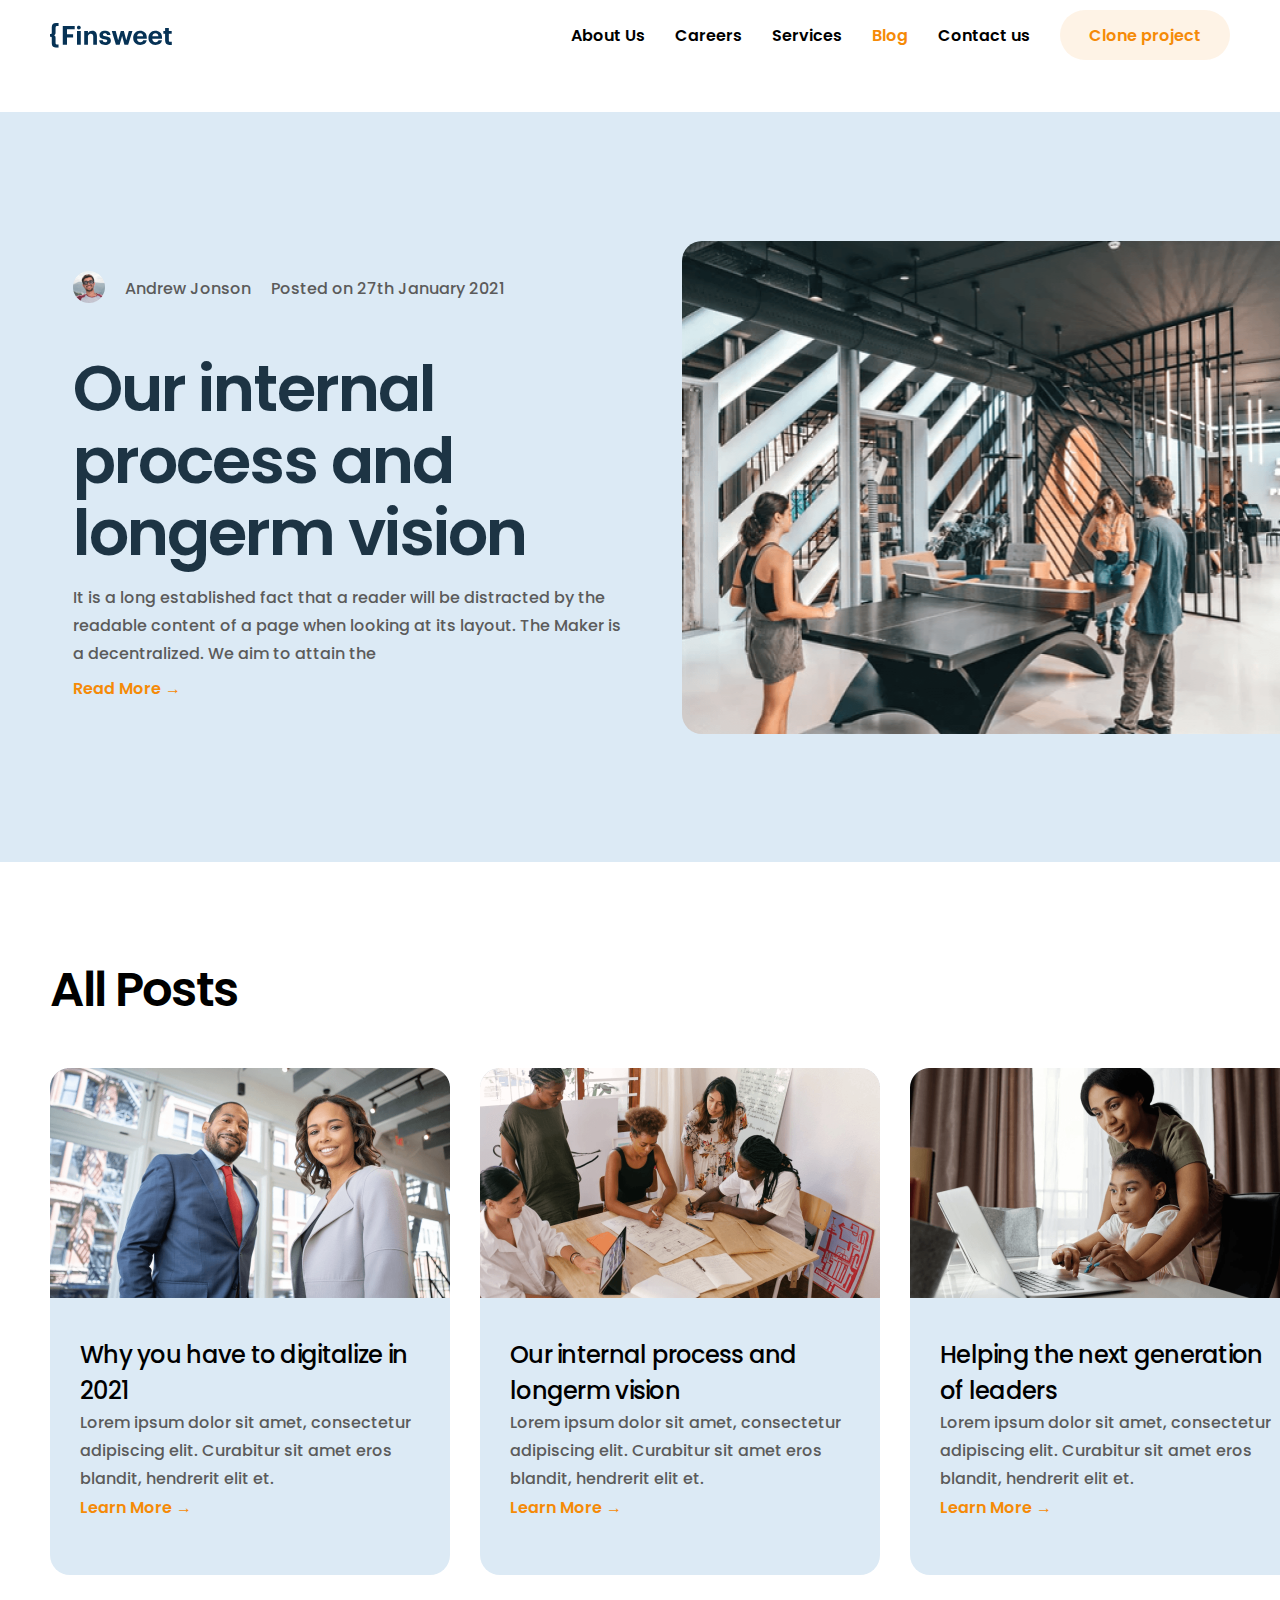
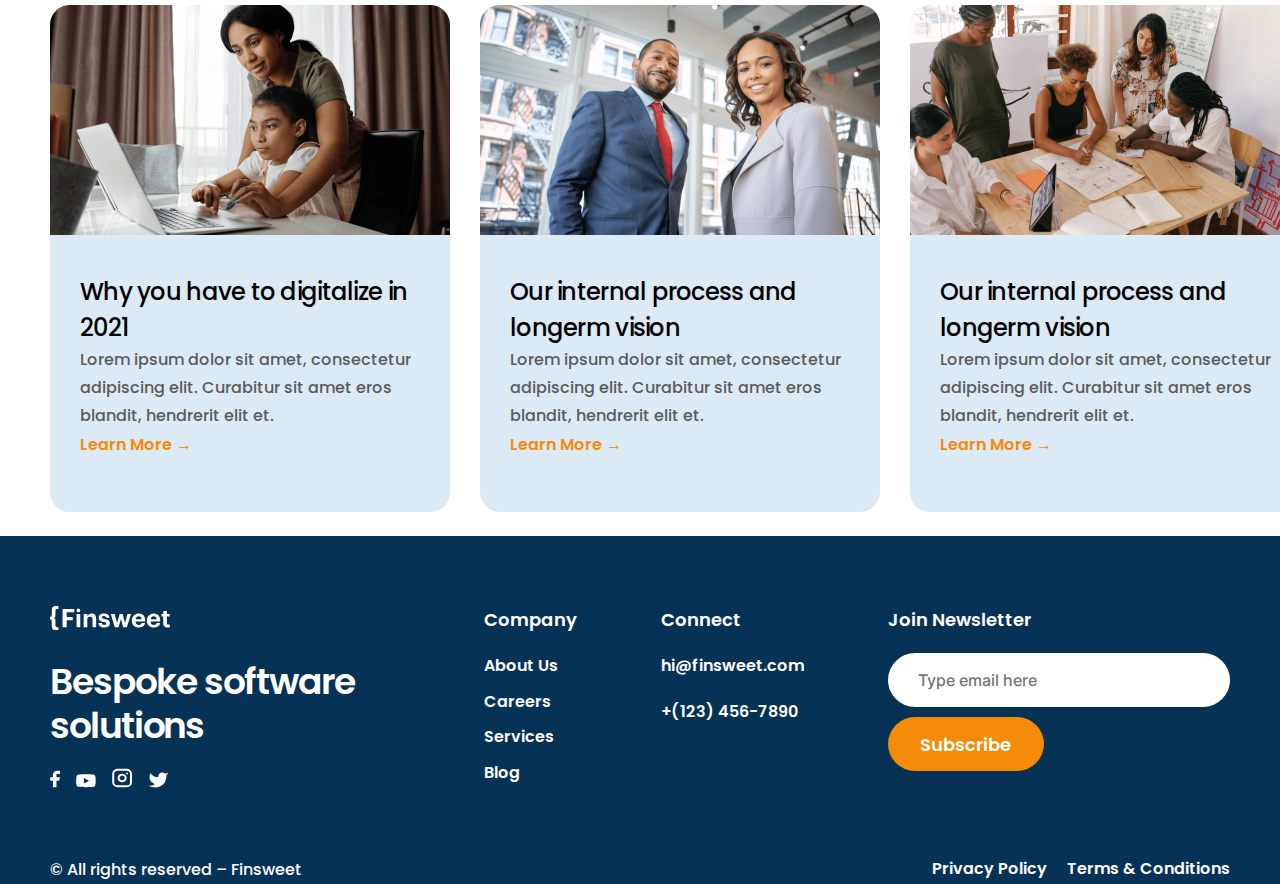
<file: pages/blog/blog.html>
<!DOCTYPE html>
<html lang="en">
  <head>
    <meta charset="UTF-8" />
    <meta http-equiv="X-UA-Compatible" content="IE=edge" />
    <meta name="viewport" content="width=device-width, initial-scale=1.0" />
    <title>Blog</title>
    <link rel="stylesheet" href="../../css/global.css" />
    <link rel="stylesheet" href="./blog.css" />
  </head>
  <body>
    <!-- HEADER START -->
    <header class="header">
      <div class="header-top container">
        <a href="../../index.html" class="header-logo"
          ><img
            src="../../images/svg/header-logo.svg"
            alt=""
            width="122"
            height="25"
        /></a>
        <div class="sitenav-wrapper">
          <nav class="sitenav">
            <ul class="sitenav-list">
              <li class="sitenav-item">
                <a href="../about/about.html">About Us</a>
              </li>
              <li class="sitenav-item">
                <a href="../careers/careers.html">Careers</a>
              </li>
              <li class="sitenav-item">
                <a href="../services/services.html">Services</a>
              </li>
              <li class="sitenav-item">
                <a class="active" href="../blog/blog.html">Blog</a>
              </li>
              <li class="sitenav-item">
                <a href="../contact-us/contact-us.html">Contact us</a>
              </li>
            </ul>
          </nav>
          <a class="header-top-btn" href="">Clone project</a>
        </div>
      </div>
    </header>

    <!-- HEADER END -->

    <!-- MAIN START -->
    <main class="main container ">
      <div class="">
        <section class="hero">
          <div class="hero-content">
            <div class="character">
              <img
                src="../../images/png/Image.png"
                alt="andrew johnson's pic"
                width="32"
                height="32"
              />
              <p class="hero_name">Andrew Jonson</p>
              <p class="hero_post">Posted on 27th January 2021</p>
            </div>
            <h1 class="hero-heading">Our internal process and longerm vision</h1>
            <p class="hero-info">
              It is a long established fact that a reader will be distracted by
              the readable content of a page when looking at its layout. The Maker
              is a decentralized. We aim to attain the
            </p>
            <a class="hero-link" href="./blog-inner/blog-inner.html">Read More →</a>
          </div>
          <img
            class="hero-img"
            src="../../images/png/hero-content.png"
            alt=""
            width="620"
            height="493"
          />
        </section>
        <section class="section_2">
          <h2>All Posts</h2>
          <div class="">
            <div class="blog-wrapper">
              <div class="blog">
                <img
                  src="../../images/png/blog_1.png"
                  alt="first blog of main"
                  width="400"
                  height="230"
                />
                <div class="blog-content">
                  <h3>Why you have to digitalize in 2021</h3>
                  <p>
                    Lorem ipsum dolor sit amet, consectetur adipiscing elit. Curabitur
                    sit amet eros blandit, hendrerit elit et.
                  </p>
                  <a class="hero-link" href="./blog-inner/blog-inner.html">Learn More →</a>
                </div>
              </div>
              <div class="blog">
                <img
                  src="../../images/png/blog_2.png"
                  alt="people are preparing their project"
                  width="400"
                  height="230"
                />
                <div class="blog-content">
                  <h3>Our internal process and longerm vision</h3>
                  <p>
                    Lorem ipsum dolor sit amet, consectetur adipiscing elit. Curabitur
                    sit amet eros blandit, hendrerit elit et.
                  </p>
                  <a class="hero-link" href="./blog-inner/blog-inner.html">Learn More →</a>
                </div>
              </div>
              <div class="blog">
                <img
                  src="../../images/png/blog_3.png"
                  alt="Mother is teaching her son for IT"
                  width="400"
                  height="230"
                />
                <div class="blog-content">
                  <h3>Helping the next generation of leaders</h3>
                  <p>
                    Lorem ipsum dolor sit amet, consectetur adipiscing elit. Curabitur
                    sit amet eros blandit, hendrerit elit et.
                  </p>
                  <a class="hero-link" href="./blog-inner/blog-inner.html">Learn More →</a>
                </div>
              </div>
            </div>
            <div class="blog-wrapper blog-wrp-2">
              <div class="blog_4 blog">
                <img
                  src="../../images/png/blog_3.png"
                  alt="Mother is teaching her son for IT"
                  width="400"
                  height="230"
                />
                <div class="blog-content">
                  <h3>Why you have to digitalize in 2021</h3>
                  <p>
                    Lorem ipsum dolor sit amet, consectetur adipiscing elit. Curabitur
                    sit amet eros blandit, hendrerit elit et.
                  </p>
                  <a class="hero-link" href="./blog-inner/blog-inner.html">Learn More →</a>
                </div>
              </div>
              <div class="blog_5 blog">
                <img
                  src="../../images/png/blog_1.png"
                  alt="people are preparing their project"
                  width="400"
                  height="230"
                />
                <div class="blog-content">
                  <h3>Our internal process and longerm vision</h3>
                  <p>
                    Lorem ipsum dolor sit amet, consectetur adipiscing elit. Curabitur
                    sit amet eros blandit, hendrerit elit et.
                  </p>
                  <a class="hero-link" href="./blog-inner/blog-inner.html">Learn More →</a>
                </div>
              </div>
              <div class="blog_6 blog">
                <img
                  src="../../images/png/blog_2.png"
                  alt="people are preparing their project"
                  width="400"
                  height="230"
                />
                <div class="blog-content">
                  <h3>Our internal process and longerm vision</h3>
                  <p>
                    Lorem ipsum dolor sit amet, consectetur adipiscing elit. Curabitur
                    sit amet eros blandit, hendrerit elit et.
                  </p>
                  <a class="hero-link" href="./blog-inner/blog-inner.html">Learn More →</a>
                </div>
              </div>
            </div>
            </div>
          </div>
        </section>
      </div>
    </main>
    <!-- MAIN END -->

    <!-- FOOTER START -->

    <footer class="footer">
      <div class="footer-wrapper container">
        <div class="footer-top">
          <img
            class="footer-logo"
            src="../../images/svg/footer-Logo.svg"
            alt=""
          />
          <h2 class="footer-top-heading">Bespoke software solutions</h2>
          <ul class="footer-list">
            <li class="footer-item">
              <a class="footer-link" href="">
                <img src="../../images/svg/facebook.svg" alt="" />
              </a>
            </li>
            <li class="footer-item">
              <a class="footer-link" href="">
                <img src="../../images/svg/youtube.svg" alt="" />
              </a>
            </li>
            <li class="footer-item">
              <a class="footer-link" href="">
                <img src="../../images/svg/instagram.svg" alt="" />
              </a>
            </li>
            <li class="footer-item">
              <a class="footer-link" href="">
                <img src="../../images/svg/twitter.svg" alt="" />
              </a>
            </li>
          </ul>
        </div>
        <div class="footer-nav">
          <h3 class="footer-nav-heading">Company</h3>
          <ul class="footer-nav-list">
            <li class="footer-nav-item">
              <a href="../about/about.html">About Us</a>
            </li>
            <li class="footer-nav-item">
              <a href="../careers/careers.html">Careers</a>
            </li>
            <li class="footer-nav-item">
              <a href="../services/services.html">Services</a>
            </li>
            <li class="footer-nav-item">
              <a href="../blog/blog.html">Blog</a>
            </li>
          </ul>
        </div>
        <div class="footer-connect">
          <h3>Connect</h3>
          <address class="footer-address">
            <a class="footer-email" href="mailto:hi@finsweet.com"
              >hi@finsweet.com</a
            >
            <a class="footer-tel" href="tel:+(123) 456-7890">+(123) 456-7890</a>
          </address>
        </div>
        <div class="footer-form">
          <h3>Join Newsletter</h3>
          <form action="#">
            <label for="email"></label>
            <input
              type="email"
              id="email"
              placeholder="Type email here"
              name="E-mail"
            />
            <br />
            <button class="footer-btn">Subscribe</button>
          </form>
        </div>
      </div>
      <div class="footer-bottom container">
        <p>© All rights reserved – Finsweet</p>
        <div class="footer-bottom-link">
          <a href="../privacy/privacy.html">Privacy Policy</a>
          <a href="">Terms & Conditions</a>
        </div>
      </div>
    </footer>
  </body>
</html>
</file>
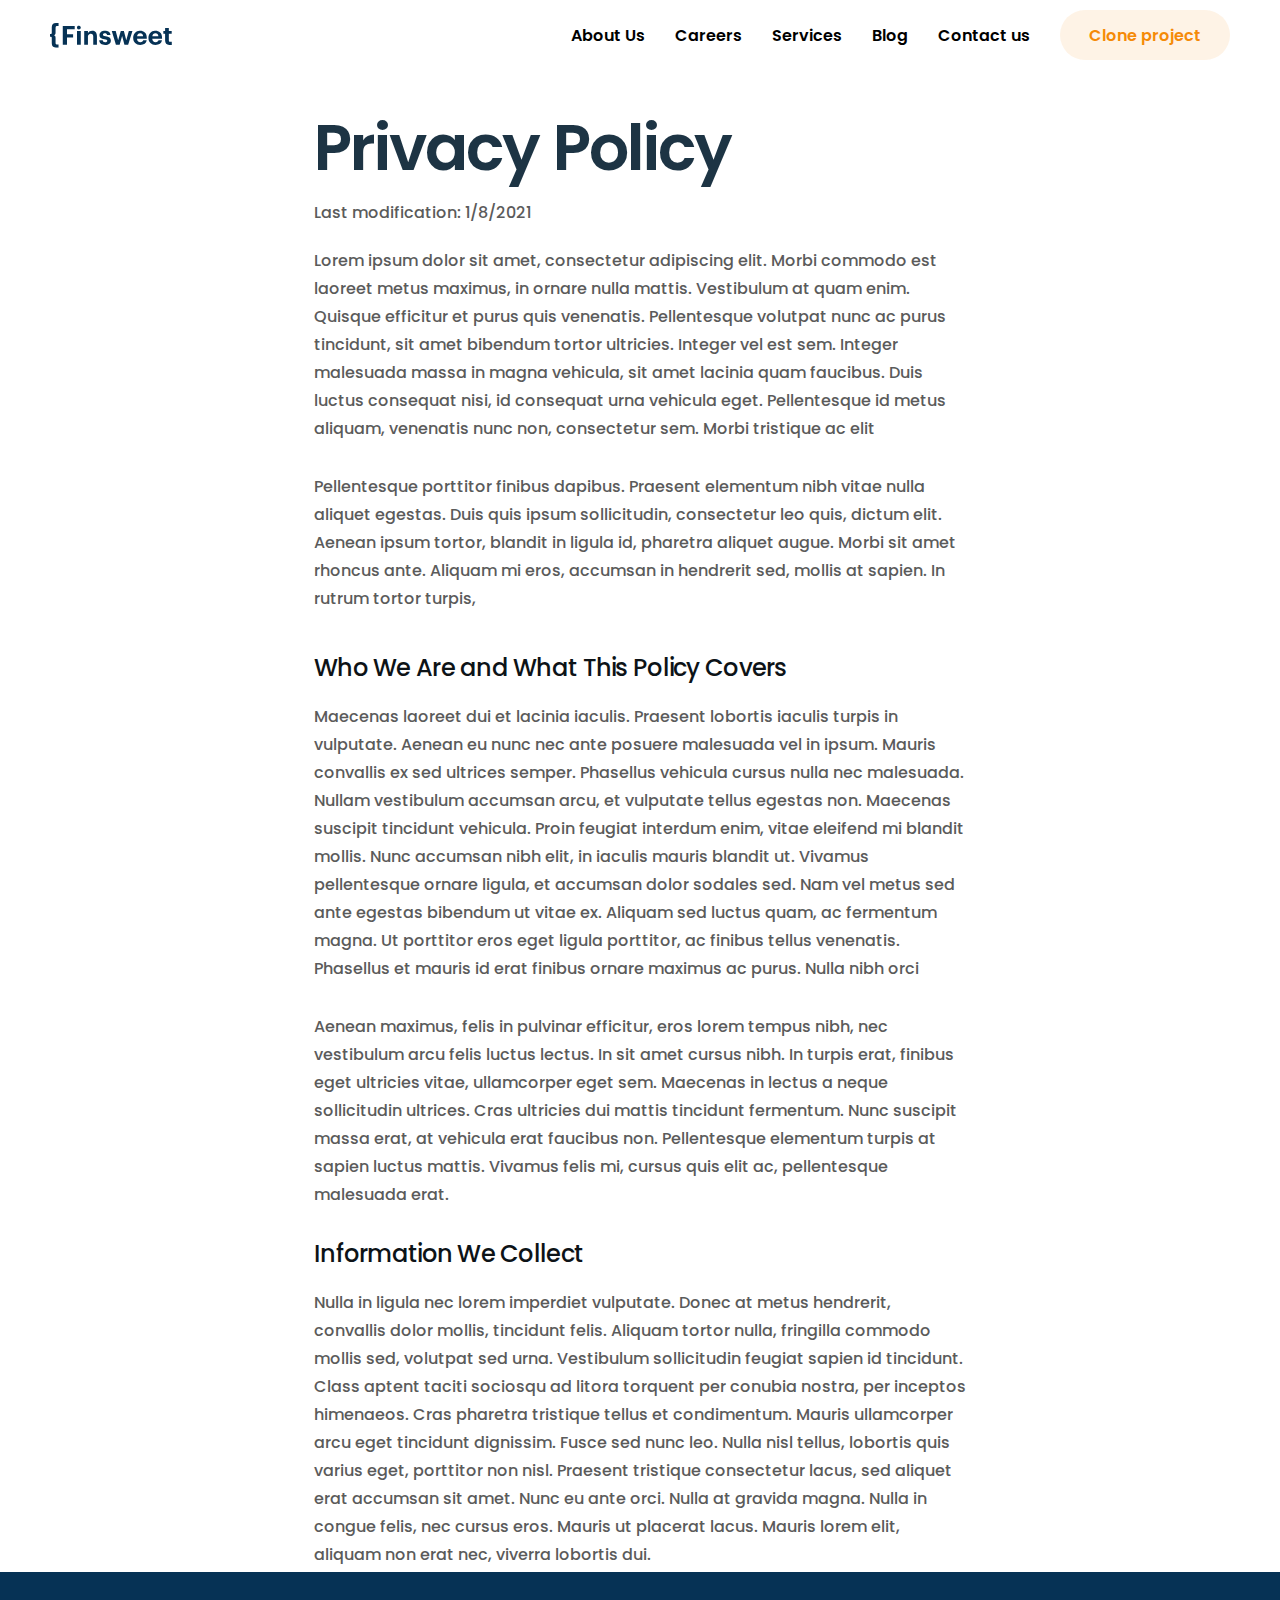
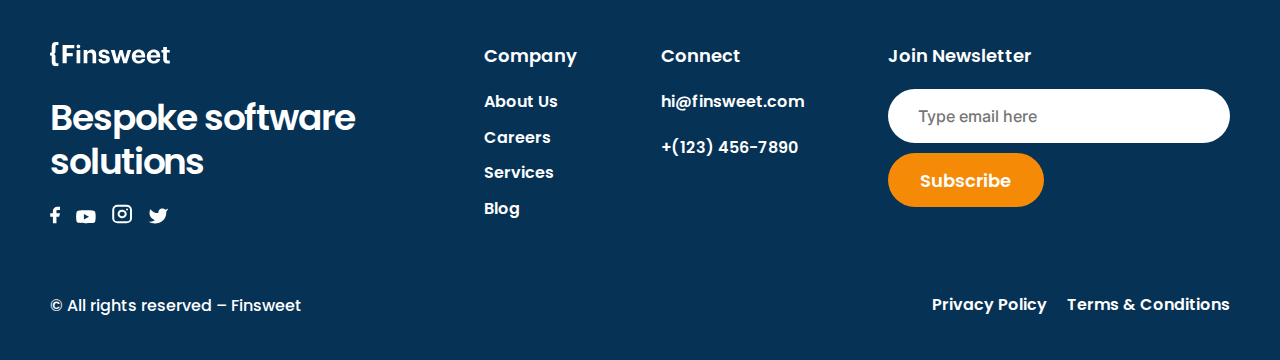
<file: pages/privacy/privacy.html>
<!DOCTYPE html>
<html lang="en">
  <head>
    <meta charset="UTF-8" />
    <meta http-equiv="X-UA-Compatible" content="IE=edge" />
    <meta name="viewport" content="width=device-width, initial-scale=1.0" />
    <title>Privacy</title>
    <link rel="stylesheet" href="../../css/global.css" />
    <link rel="stylesheet" href="./privacy.css" />
  </head>
  <body>
    <!-- HEADER START -->
    <header class="header">
      <div class="header-top container">
        <a href="../../index.html" class="header-logo"
          ><img
            src="../../images/svg/header-logo.svg"
            alt=""
            width="122"
            height="25"
        /></a>
        <div class="sitenav-wrapper">
          <nav class="sitenav">
            <ul class="sitenav-list">
              <li class="sitenav-item">
                <a href="../../pages/about/about.html">About Us</a>
              </li>
              <li class="sitenav-item">
                <a href="../../pages/careers/careers.html">Careers</a>
              </li>
              <li class="sitenav-item">
                <a href="../../pages/services/services.html">Services</a>
              </li>
              <li class="sitenav-item">
                <a href="../../pages/blog/blog.html">Blog</a>
              </li>
              <li class="sitenav-item">
                <a href="../../pages/contact-us/contact-us.html">Contact us</a>
              </li>
            </ul>
          </nav>
          <a class="header-top-btn" href="">Clone project</a>
        </div>
      </div>
    </header>

    <!-- HEADER END -->

     <!-- MAIN START -->
     <main class="main container">
      <section class="main-section-1">
        <h1>Privacy Policy</h1>
        <p class="section-date">Last modification: 1/8/2021</p>

        <p class="section-info">
          Lorem ipsum dolor sit amet, consectetur adipiscing elit. Morbi commodo
          est laoreet metus maximus, in ornare nulla mattis. Vestibulum at quam
          enim. Quisque efficitur et purus quis venenatis. Pellentesque volutpat
          nunc ac purus tincidunt, sit amet bibendum tortor ultricies. Integer
          vel est sem. Integer malesuada massa in magna vehicula, sit amet
          lacinia quam faucibus. Duis luctus consequat nisi, id consequat urna
          vehicula eget. Pellentesque id metus aliquam, venenatis nunc non,
          consectetur sem. Morbi tristique ac elit
        </p>
        <p class="section-info-2">
          Pellentesque porttitor finibus dapibus. Praesent elementum nibh vitae
          nulla aliquet egestas. Duis quis ipsum sollicitudin, consectetur leo
          quis, dictum elit. Aenean ipsum tortor, blandit in ligula id, pharetra
          aliquet augue. Morbi sit amet rhoncus ante. Aliquam mi eros, accumsan
          in hendrerit sed, mollis at sapien. In rutrum tortor turpis,
        </p>
      </section>
      <section class="main-section-2">
        <h2>Who We Are and What This Policy Covers</h2>
        <p class="section2_paragraph">
          Maecenas laoreet dui et lacinia iaculis. Praesent lobortis iaculis
          turpis in vulputate. Aenean eu nunc nec ante posuere malesuada vel in
          ipsum. Mauris convallis ex sed ultrices semper. Phasellus vehicula
          cursus nulla nec malesuada. Nullam vestibulum accumsan arcu, et
          vulputate tellus egestas non. Maecenas suscipit tincidunt vehicula.
          Proin feugiat interdum enim, vitae eleifend mi blandit mollis. Nunc
          accumsan nibh elit, in iaculis mauris blandit ut. Vivamus pellentesque
          ornare ligula, et accumsan dolor sodales sed. Nam vel metus sed ante
          egestas bibendum ut vitae ex. Aliquam sed luctus quam, ac fermentum
          magna. Ut porttitor eros eget ligula porttitor, ac finibus tellus
          venenatis. Phasellus et mauris id erat finibus ornare maximus ac
          purus. Nulla nibh orci
        </p>
        <p class="section2_paragraph2">
          Aenean maximus, felis in pulvinar efficitur, eros lorem tempus nibh,
          nec vestibulum arcu felis luctus lectus. In sit amet cursus nibh. In
          turpis erat, finibus eget ultricies vitae, ullamcorper eget sem.
          Maecenas in lectus a neque sollicitudin ultrices. Cras ultricies dui
          mattis tincidunt fermentum. Nunc suscipit massa erat, at vehicula erat
          faucibus non. Pellentesque elementum turpis at sapien luctus mattis.
          Vivamus felis mi, cursus quis elit ac, pellentesque malesuada erat.
        </p>
      </section>
      <section class="main-section-3">
        <h2>Information We Collect</h2>
        <p class="section3-paragraph">
          Nulla in ligula nec lorem imperdiet vulputate. Donec at metus
          hendrerit, convallis dolor mollis, tincidunt felis. Aliquam tortor
          nulla, fringilla commodo mollis sed, volutpat sed urna. Vestibulum
          sollicitudin feugiat sapien id tincidunt. Class aptent taciti sociosqu
          ad litora torquent per conubia nostra, per inceptos himenaeos. Cras
          pharetra tristique tellus et condimentum. Mauris ullamcorper arcu eget
          tincidunt dignissim. Fusce sed nunc leo. Nulla nisl tellus, lobortis
          quis varius eget, porttitor non nisl. Praesent tristique consectetur
          lacus, sed aliquet erat accumsan sit amet. Nunc eu ante orci. Nulla at
          gravida magna. Nulla in congue felis, nec cursus eros. Mauris ut
          placerat lacus. Mauris lorem elit, aliquam non erat nec, viverra
          lobortis dui.
        </p>
      </section>
    </main>
    <!-- MAIN END -->

    <!-- FOOTER START -->

    <footer class="footer">
      <div class="footer-wrapper container">
        <div class="footer-top">
          <img class="footer-logo" src="../../images/svg/footer-Logo.svg" alt="" />
          <h2 class="footer-top-heading">Bespoke software solutions</h2>
          <ul class="footer-list">
            <li class="footer-item">
              <a class="footer-link" href="">
                <img src="../../images/svg/facebook.svg" alt="" />
              </a>
            </li>
            <li class="footer-item">
              <a class="footer-link" href="">
                <img src="../../images/svg/youtube.svg" alt="" />
              </a>
            </li>
            <li class="footer-item">
              <a class="footer-link" href="">
                <img src="../../images/svg/instagram.svg" alt="" />
              </a>
            </li>
            <li class="footer-item">
              <a class="footer-link" href="">
                <img src="../../images/svg/twitter.svg" alt="" />
              </a>
            </li>
          </ul>
        </div>
        <div class="footer-nav">
          <h3 class="footer-nav-heading">Company</h3>
          <ul class="footer-nav-list">
            <li class="footer-nav-item">
              <a href="../about/about.html">About Us</a>
            </li>
            <li class="footer-nav-item">
              <a href="../careers/careers.html">Careers</a>
            </li>
            <li class="footer-nav-item">
              <a href="../services/services.html">Services</a>
            </li>
            <li class="footer-nav-item">
              <a href="../blog/blog.html">Blog</a>
            </li>
          </ul>
        </div>
        <div class="footer-connect">
          <h3>Connect</h3>
          <address class="footer-address">
            <a class="footer-email" href="mailto:hi@finsweet.com"
              >hi@finsweet.com</a
            >
            <a class="footer-tel" href="tel:+(123) 456-7890">+(123) 456-7890</a>
          </address>
        </div>
        <div class="footer-form">
          <h3>Join Newsletter</h3>
          <form action="#">
            <label for="email"></label>
            <input
              type="email"
              id="email"
              placeholder="Type email here"
              name="E-mail"
            />
            <br />
            <button class="footer-btn">Subscribe</button>
          </form>
        </div>
      </div>
      <div class="footer-bottom container">
        <p>© All rights reserved – Finsweet</p>
        <div class="footer-bottom-link">
          <a href="../privacy/privacy.html">Privacy Policy</a>
          <a href="">Terms & Conditions</a>
        </div>
      </div>
    </footer>
  </body>
</html>
</file>
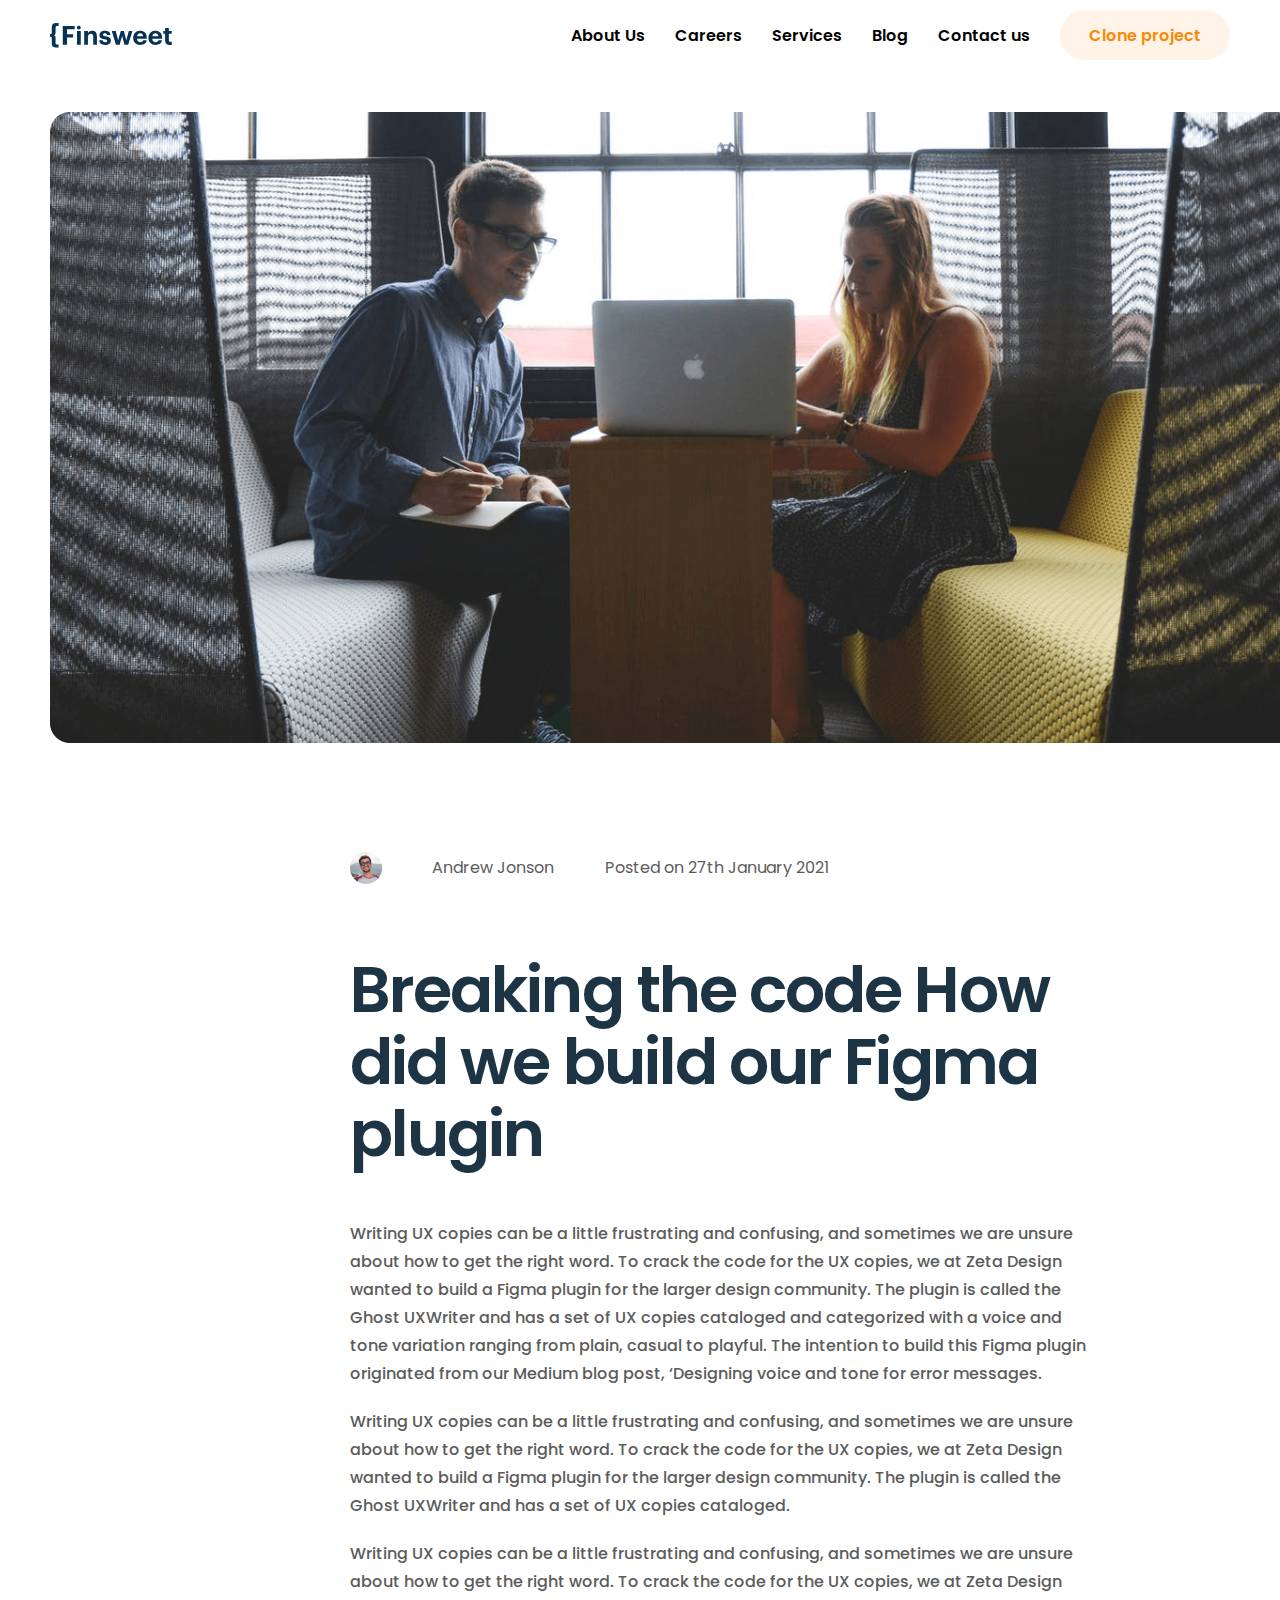
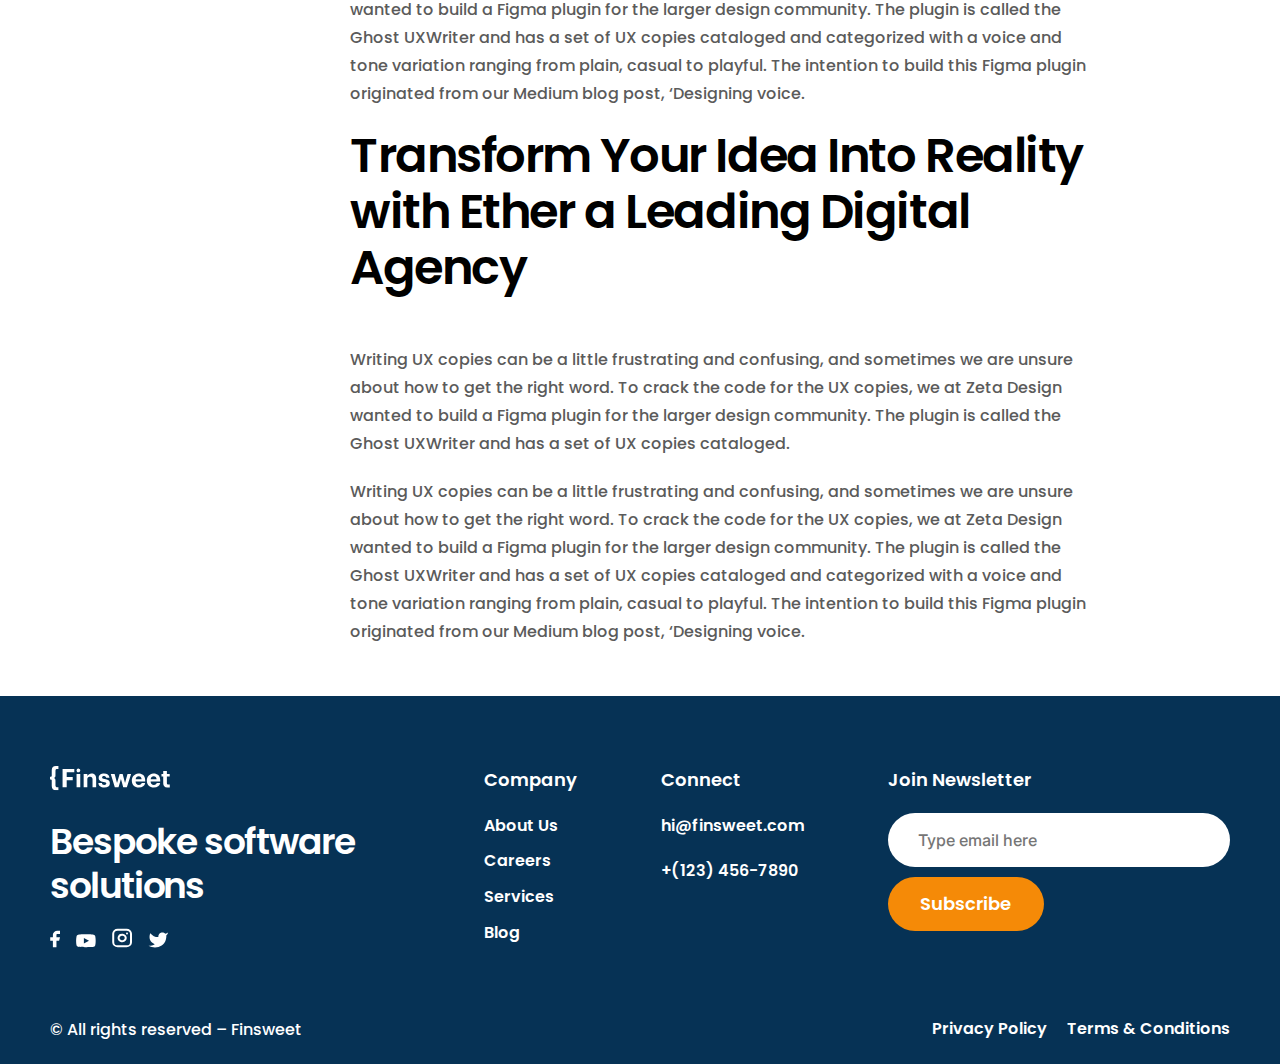
<file: pages/blog/blog-inner/blog-inner.html>
<!DOCTYPE html>
<html lang="en">
  <head>
    <meta charset="UTF-8" />
    <meta http-equiv="X-UA-Compatible" content="IE=edge" />
    <meta name="viewport" content="width=device-width, initial-scale=1.0" />
    <title>blog-inner</title>
    <link rel="stylesheet" href="../../../css/global.css" />
    <link rel="stylesheet" href="./blog-inner.css" />
  </head>
  <body>
    <!-- Header start -->
    <header class="header">
      <div class="header-top container">
        <a href="../../../index.html" class="header-logo"
          ><img
            src="../../../images/svg/header-logo.svg"
            alt=""
            width="122"
            height="25"
        /></a>
        <div class="sitenav-wrapper">
          <nav class="sitenav">
            <ul class="sitenav-list">
              <li class="sitenav-item">
                <a class="" href="../../about/about.html">About Us</a>
              </li>
              <li class="sitenav-item">
                <a href="../../careers/careers.html">Careers</a>
              </li>
              <li class="sitenav-item">
                <a href="../../services/services.html">Services</a>
              </li>
              <li class="sitenav-item">
                <a href="../../blog/blog.html">Blog</a>
              </li>
              <li class="sitenav-item">
                <a href="../../contact-us/contact-us.html">Contact us</a>
              </li>
            </ul>
          </nav>
          <a class="header-top-btn" href="">Clone project</a>
        </div>
      </div>
    </header>

    <!-- HEADER END -->

    <!-- MAIN START -->
    <main class="main">
      <div class="container">
        <img
          class="main-pic"
          src="../../../images/png/blog-inn.png"
          alt=""
          width="1280"
          height="631"
        />
        <section class="main-info">
          <div class="character">
            <img
              src="../../../images/png/Image.png"
              alt="andrew johnson's pic"
              width="32"
              height="32"
            />
            <p class="hero_name">Andrew Jonson</p>
            <p class="hero_post">Posted on 27th January 2021</p>
          </div>
          <h1>Breaking the code How did we build our Figma plugin</h1>
          <p class="main-content-1">
            Writing UX copies can be a little frustrating and confusing, and
            sometimes we are unsure about how to get the right word. To crack
            the code for the UX copies, we at Zeta Design wanted to build a
            Figma plugin for the larger design community. The plugin is called
            the Ghost UXWriter and has a set of UX copies cataloged and
            categorized with a voice and tone variation ranging from plain,
            casual to playful. The intention to build this Figma plugin
            originated from our Medium blog post, ‘Designing voice and tone for
            error messages.
          </p>
          <p class="main-content-2">
            Writing UX copies can be a little frustrating and confusing, and
            sometimes we are unsure about how to get the right word. To crack
            the code for the UX copies, we at Zeta Design wanted to build a
            Figma plugin for the larger design community. The plugin is called
            the Ghost UXWriter and has a set of UX copies cataloged.
          </p>
          <p class="main-content-3">
            Writing UX copies can be a little frustrating and confusing, and
            sometimes we are unsure about how to get the right word. To crack
            the code for the UX copies, we at Zeta Design wanted to build a
            Figma plugin for the larger design community. The plugin is called
            the Ghost UXWriter and has a set of UX copies cataloged and
            categorized with a voice and tone variation ranging from plain,
            casual to playful. The intention to build this Figma plugin
            originated from our Medium blog post, ‘Designing voice.
          </p>

          <h2>
            Transform Your Idea Into Reality with Ether a Leading Digital Agency
          </h2>
          <p class="main-content-4">
            Writing UX copies can be a little frustrating and confusing, and
            sometimes we are unsure about how to get the right word. To crack
            the code for the UX copies, we at Zeta Design wanted to build a
            Figma plugin for the larger design community. The plugin is called
            the Ghost UXWriter and has a set of UX copies cataloged.
          </p>
          <p class="main-content-5">
            Writing UX copies can be a little frustrating and confusing, and
            sometimes we are unsure about how to get the right word. To crack
            the code for the UX copies, we at Zeta Design wanted to build a
            Figma plugin for the larger design community. The plugin is called
            the Ghost UXWriter and has a set of UX copies cataloged and
            categorized with a voice and tone variation ranging from plain,
            casual to playful. The intention to build this Figma plugin
            originated from our Medium blog post, ‘Designing voice.
          </p>
        </section>
      </div>
    </main>
    <!-- MAIN END -->

    <!-- FOOTER START -->

    <footer class="footer">
      <div class="footer-wrapper container">
        <div class="footer-top">
          <img
            class="footer-logo"
            src="../../../images/svg/footer-Logo.svg"
            alt=""
          />
          <h2 class="footer-top-heading">Bespoke software solutions</h2>
          <ul class="footer-list">
            <li class="footer-item">
              <a class="footer-link" href="">
                <img src="../../../images/svg/facebook.svg" alt="" />
              </a>
            </li>
            <li class="footer-item">
              <a class="footer-link" href="">
                <img src="../../../images/svg/youtube.svg" alt="" />
              </a>
            </li>
            <li class="footer-item">
              <a class="footer-link" href="">
                <img src="../../../images/svg/instagram.svg" alt="" />
              </a>
            </li>
            <li class="footer-item">
              <a class="footer-link" href="">
                <img src="../../../images/svg/twitter.svg" alt="" />
              </a>
            </li>
          </ul>
        </div>
        <div class="footer-nav">
          <h3 class="footer-nav-heading">Company</h3>
          <ul class="footer-nav-list">
            <li class="footer-nav-item">
              <a href="../../about/about.html">About Us</a>
            </li>
            <li class="footer-nav-item">
              <a href="../../careers/careers.html">Careers</a>
            </li>
            <li class="footer-nav-item">
              <a href="../../services/services.html">Services</a>
            </li>
            <li class="footer-nav-item">
              <a href="../../blog/blog.html">Blog</a>
            </li>
          </ul>
        </div>
        <div class="footer-connect">
          <h3>Connect</h3>
          <address class="footer-address">
            <a class="footer-email" href="mailto:hi@finsweet.com"
              >hi@finsweet.com</a
            >
            <a class="footer-tel" href="tel:+(123) 456-7890">+(123) 456-7890</a>
          </address>
        </div>
        <div class="footer-form">
          <h3>Join Newsletter</h3>
          <form action="#">
            <label for="email"></label>
            <input
              type="email"
              id="email"
              placeholder="Type email here"
              name="E-mail"
            />
            <br />
            <button class="footer-btn">Subscribe</button>
          </form>
        </div>
      </div>
      <div class="footer-bottom container">
        <p>© All rights reserved – Finsweet</p>
        <div class="footer-bottom-link">
          <a href="../../privacy/privacy.html">Privacy Policy</a>
          <a href="">Terms & Conditions</a>
        </div>
      </div>
    </footer>
  </body>
</html>
</file>
<file: css/global.css>
/* poppins-regular - latin */
@font-face {
  font-display: swap;
  font-family: "Poppins";
  font-style: normal;
  font-weight: 400;
  src: url("/fonts/poppins-v20-latin-regular.woff2") format("woff2");
}
/* poppins-500 - latin */
@font-face {
  font-display: swap;
  font-family: "Poppins";
  font-style: normal;
  font-weight: 500;
  src: url("/fonts/poppins-v20-latin-500.woff2") format("woff2");
}
@font-face {
  font-display: swap;
  font-family: "Poppins";
  font-style: normal;
  font-weight: 600;
  src: url("/fonts/poppins-v20-latin-600.woff2") format("woff2");
}

/* inter-500 - latin */
@font-face {
  font-display: swap;
  font-family: "Inter";
  font-style: normal;
  font-weight: 500;
  src: url("../fonts/inter-v12-latin-500.woff2") format("woff2");
}
/* inter-600 - latin */
@font-face {
  font-display: swap;
  font-family: "Inter";
  font-style: normal;
  font-weight: 600;
  src: url("../fonts/inter-v12-latin-600.woff2") format("woff2");
}
/* inter-700 - latin */
@font-face {
  font-display: swap;
  font-family: "Inter";
  font-style: normal;
  font-weight: 700;
  src: url("../fonts/inter-v12-latin-700.woff2") format("woff2");
}

*,
*::after,
*::before {
  box-sizing: border-box;
  margin: 0;
  padding: 0;
}
html {
  height: 100%;
  font-size: 62.5%;
}
body {
  font-family: "Poppins", "Arial" sans-serif;
  font-weight: 500;
  font-size: 1.8rem;
  line-height: 1.6;
  height: 100%;
  color: #000;
}
a {
  font-family: "Poppins", sans-serif;
  color: #000;
  font-size: 1.6rem;
  font-weight: 600;
  text-decoration: none;
  display: inline-block;
}
ul,
ol {
  list-style-type: none;
}
h1 {
  color: #1d3444;

  font-family: "Poppins", sans-serif;
  font-size: 6.4rem;
  font-weight: 600;
  line-height: 7.2rem;
  letter-spacing: -0.03em;
  text-align: left;
  margin-bottom: 1.5rem;
}
p {
  /* width: 75.2rem; */
  font-family: "Poppins", sans-serif;
  font-size: 1.6rem;
  font-weight: 500;
  line-height: 2.8rem;
  letter-spacing: 0em;
  text-align: left;
  color: #5b5b5b;
}
img {
  display: inline-block;
}
.container{
  width: 100%;
  max-width: 1380px;
  margin-left: auto;
  margin-right: auto;
  padding-left: 5rem;
  padding-right: 5rem;
}
.active {
  color: #f58a07 !important;
}
.header {
  width: 128rem;
  height: 5.2rem;
  margin-right: auto;
  margin-left: auto;
  margin-bottom: 6rem;
  padding-top: 1rem;
}
.header-top {
  display: flex;
  justify-content: space-between;
  margin-bottom: 1rem;
}
.header-logo {
  display: flex;
  align-items: center;
}
.sitenav-list {
  display: flex;
  gap: 3rem;
}
.sitenav-wrapper {
  display: flex;
  align-items: center;
  gap: 3rem;
}

.header-top-btn {
  width: 17rem;
  height: 5rem;
  display: flex;
  align-items: center;
  justify-content: center;
  border-radius: 4rem;
  color: #f58a07;
  font-family: "Poppins", sans-serif;
  font-size: 1.6rem;
  font-weight: 600;
  line-height: 1.7rem;
  letter-spacing: 0px;
  text-align: left;
  background-color: #f58a071a;
}

/* FOOTER */
.footer {
  background-color: #063255;
}
.footer-wrapper {
  padding-top: 7rem;
  display: flex;
  justify-content: space-between;
  margin-bottom: 5rem;
}
.footer-top {
  width: 35rem;
  height: 20rem;
}
.footer-logo {
  margin-bottom: 2rem;
}
.footer-top-heading {
  width: 351px;
  font-family: "Poppins", sans-serif;
  height: 88px;
  font-size: 36px;
  font-weight: 600;
  line-height: 44px;
  letter-spacing: -0.03em;
  text-align: left;
  color: #fff;
  margin-bottom: 2rem;
}
.footer-list {
  display: flex;
  gap: 1.5rem;
  margin-bottom: 6rem;
}
.footer-nav {
  width: 9.2rem;
  height: 19.5rem;
}
.footer-nav-heading {
  color: #fff;
  font-family: "Poppins", sans-serif;
  font-size: 1.8rem;
  font-weight: 600;
  line-height: 2.7rem;
  letter-spacing: 0em;
  text-align: left;
  width: 9.2rem;
  height: 2.7rem;
  margin-bottom: 2rem;
}
.footer-nav-item {
  font-family: "Poppins", sans-serif;
  font-size: 1.6rem;
  font-weight: 500;
  letter-spacing: 0em;
  text-align: left;

  margin-bottom: 1rem;
}
.footer-nav-item a {
  color: #fff;
}
.footer-connect {
  display: flex;
  flex-direction: column;
}
.footer-connect h3 {
  font-family: "Poppins", sans-serif;
  margin-bottom: 2rem;
  color: #fff;
  font-size: 1.8rem;
  font-weight: 600;
  line-height: 2.7rem;
  letter-spacing: 0em;
  text-align: left;
}
.footer-address {
  display: flex;
  flex-direction: column;
}
.footer-address a {
  color: #fff;
  font-style: normal;
}
.footer-email {
  margin-bottom: 2rem;
}
.footer-form h3 {
  font-family: "Poppins", sans-serif;
  font-size: 1.8rem;
  font-weight: 600;
  line-height: 2.7rem;
  letter-spacing: 0em;
  text-align: left;
  margin-bottom: 2rem;
  color: #fff;
}
.footer-form input {
  width: 34.2rem;
  height: 5.4rem;
  border-radius: 3.1rem;
  margin-bottom: 1rem;
  padding-left: 3rem;
  font-family: Inter;
  font-size: 1.6rem;
  font-weight: 500;
  line-height: 1.9rem;
  letter-spacing: 0em;
  text-align: left;
  border: 0px;
}
.footer-btn {
  font-family: "Poppins", sans-serif;
  width: 15.6rem;
  height: 5.4rem;
  border-radius: 3.1rem;
  background-color: #f58a07;
  color: #fff;
  font-size: 1.8rem;
  font-weight: 600;
  line-height: 1.9rem;
  letter-spacing: 0px;
  border: 0px;
}

.footer-bottom {
  display: flex;
  justify-content: space-between;
}
.footer-bottom p {
  color: #fff;
}
.footer-bottom-link {
  display: flex;
  gap: 2rem;
}
.footer-bottom-link a {
  color: #fff;
}
</file>
<file: pages/blog/blog.css>
.hero {
  margin-left: -36rem;
  width: 1995px;
  height: 750px;
  display: flex;
  align-items: center;
  justify-content: center;
  background-color: #dceaf5;
  margin-bottom: 10rem;
  
}
.character{
  
  display: flex;
  gap: 2rem;
  align-items: flex-end;
  margin-bottom: 5rem;
}
.hero-content {
  margin-right: 5rem;
}
.hero-top {
  display: flex;
  gap: 2rem;
  margin-bottom: 3rem;
}
h2 {
  width: 453px;
  height: 56px;
  font-family: Poppins;
  font-size: 48px;
  font-weight: 600;
  line-height: 56px;
  letter-spacing: -0.03em;
  text-align: left;
  margin-bottom: 5rem;
}
.hero-img {
  border-radius: 2rem;
}
.hero-heading {
  width: 527px;
  height: 216px;
}
.hero-info {
  width: 559px;
  height: 90px;
}
.hero-link {
  color: #f58a07;
}
.section_2 {
  width: 1280px;
  height: 1174px;
}
.blog-wrapper {
  display: flex;
  gap: 3rem;
  margin-bottom: 3rem;
}
.blog {
  width: 400px;
  height: 507px;
  background-color: #dceaf5;
  border-radius: 2rem;
}

.blog-content {
  padding: 3rem;
}
.blog h3 {
  width: 336px;
  height: 72px;
  font-family: "Poppins", "Arial", sans-serif;
  font-size: 24px;
  font-weight: 500;
  line-height: 36px;
  letter-spacing: -0.03em;
  text-align: left;
}
.blog p {
  width: 336px;
  height: 84px;
  font-family: "Poppins", "Arial", sans-serif;
  font-size: 16px;
  font-weight: 500;
  line-height: 28px;
  letter-spacing: 0em;
  text-align: left;
}
.blog-wrp-2 {
  margin-bottom: 10rem;
}
</file>
<file: pages/privacy/privacy.css>
@import url(https://fonts.googleapis.com/css2?family=Poppins:wght@100;200;300;400;500;600;800;900&display=swap);

/* MAIN */

.main {
  width: 75.2rem;
  height: 146rem;
}
.section-date {
  font-family: "Poppins", sans-serif;
  font-size: 1.6rem;
  font-weight: 500;
  line-height: 2.8rem;
  letter-spacing: 0em;
  text-align: left;
  color: #5b5b5b;
  margin-bottom: 2rem;
}
.section-info {
  margin-bottom: 3rem;
}
.section-info-2 {
  margin-bottom: 4rem;
}
p{
  margin-bottom: 4rem;
}
h2 {
  font-family: "Poppins", sans-serif;
  font-size: 2.4rem;
  font-weight: 500;
  line-height: 3rem;
  letter-spacing: -0.03em;
  text-align: left;
  color: #0d1317;
  margin-bottom: 2rem;
}
.section2_paragraph {
  margin-bottom: 3rem;
}
.section2_paragraph2 {
  margin-bottom: 3rem;
}
.section3-paragraph {
  height: 25.2rem;
}

/* FOOTER */
</file>
<file: pages/blog/blog-inner/blog-inner.css>
/* poppins-regular - latin */
@font-face {
  font-display: swap;
  font-family: "Poppins";
  font-style: normal;
  font-weight: 400;
  src: url("../../../fonts/poppins-v20-latin-regular.woff2") format("woff2");
}
/* poppins-500 - latin */
@font-face {
  font-display: swap;
  font-family: "Poppins";
  font-style: normal;
  font-weight: 500;
  src: url("../../../fonts/poppins-v20-latin-500.woff2") format("woff2");
}
@font-face {
  font-display: swap;
  font-family: "Poppins";
  font-style: normal;
  font-weight: 600;
  src: url("../../../fonts/poppins-v20-latin-600.woff2") format("woff2");
}
.main-pic {
  margin-bottom: 10rem;
}

.character {
  display: flex;
  gap: 5rem;
  margin-bottom: 5rem;
}
.hero_name {
  width: 123px;
  height: 32px;
  font-family: Poppins;
  font-size: 16px;
  font-weight: 400;
  line-height: 32px;
  letter-spacing: 0px;
}
.hero_post {
  width: 232px;
  height: 32px;
  opacity: 0.87px;
  font-family: Poppins;
  font-size: 16px;
  font-weight: 400;
  line-height: 32px;
  letter-spacing: 0px;
  text-align: left;
}
h1 {
  width: 752px;
  height: 216px;
  font-family: Poppins;
  font-size: 64px;
  font-weight: 600;
  line-height: 72px;
  letter-spacing: -0.03em;
  text-align: left;
  margin-bottom: 5rem;
}
h2 {
  width: 752px;
  height: 168px;
  font-family: Poppins;
  font-size: 48px;
  font-weight: 600;
  line-height: 56px;
  letter-spacing: -0.03em;
  text-align: left;
  margin-bottom: 5rem;
}
p {
  width: 752px;
  font-family: Poppins;
  font-size: 16px;
  font-weight: 500;
  line-height: 28px;
  letter-spacing: 0em;
  text-align: left;
  margin-bottom: 2rem;
}
.main-info {
  margin-left: 300px;
  margin-bottom: 5rem;
}
</file>
